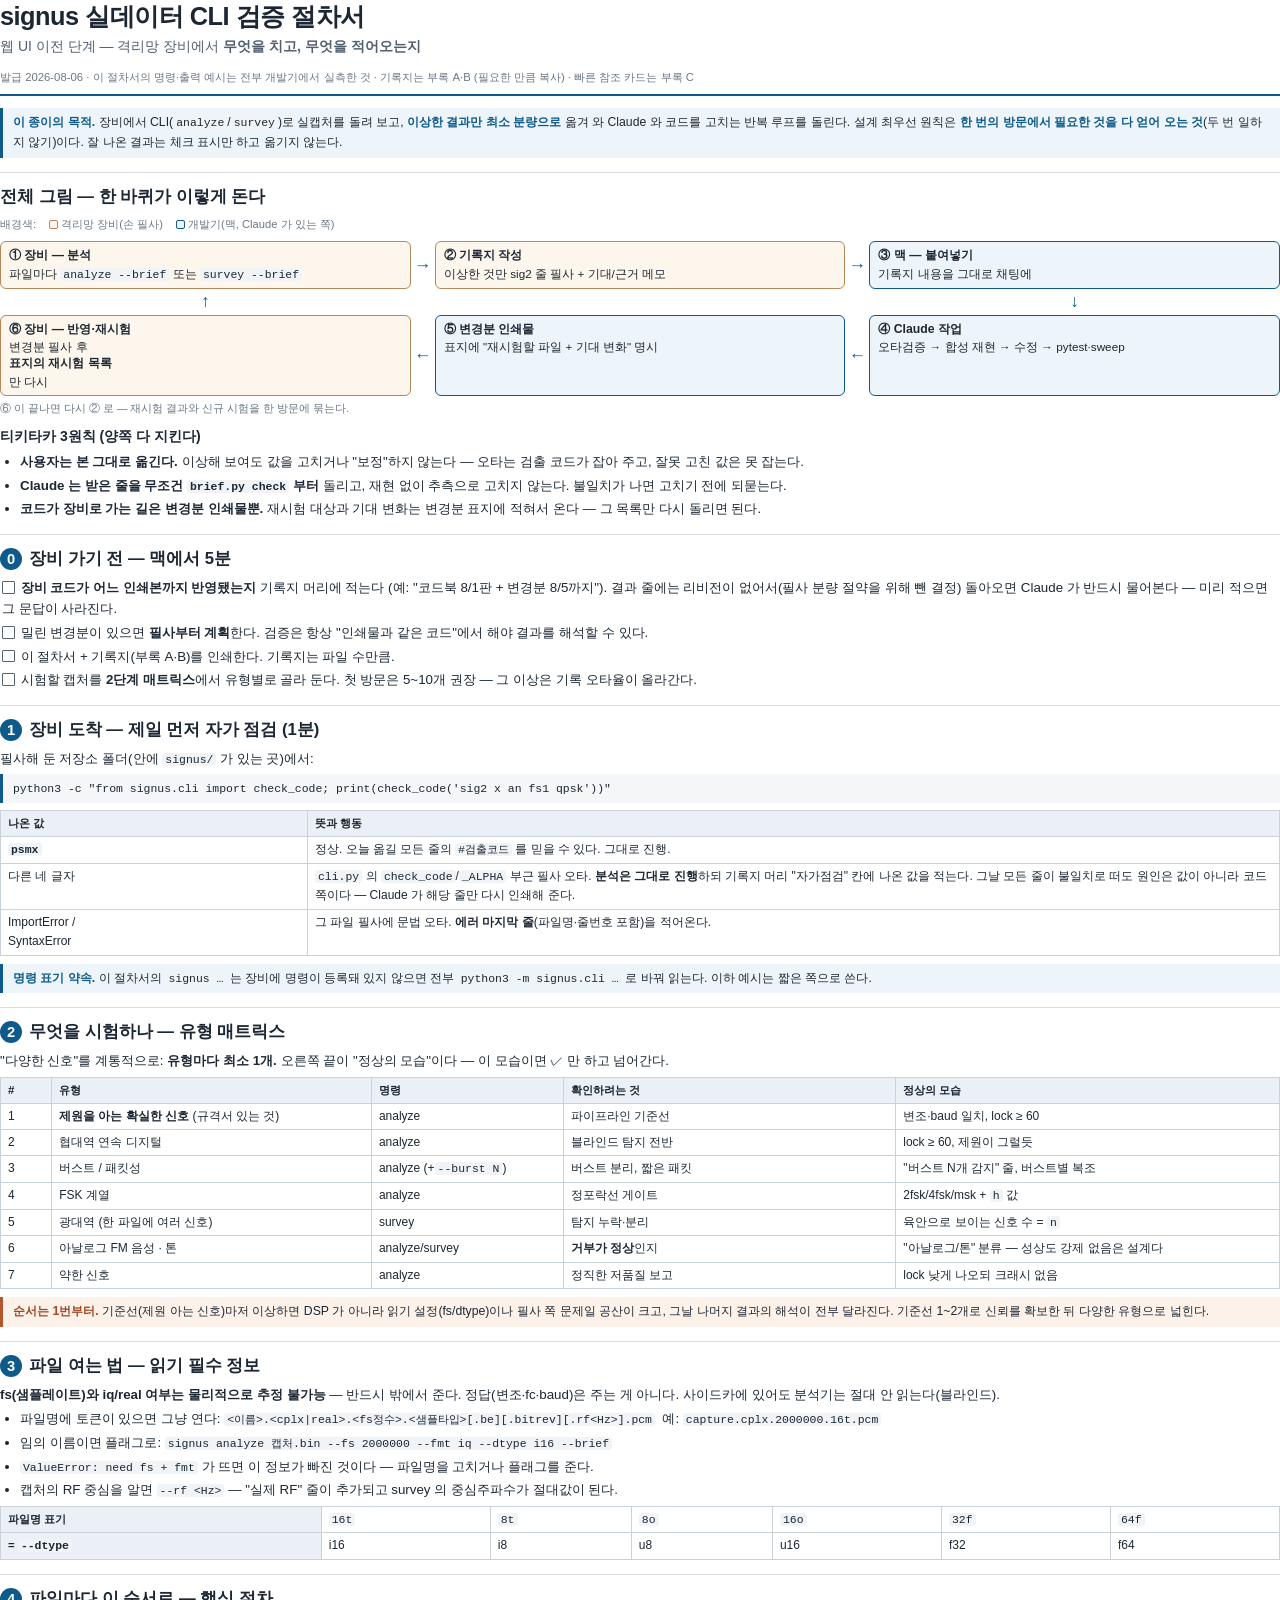
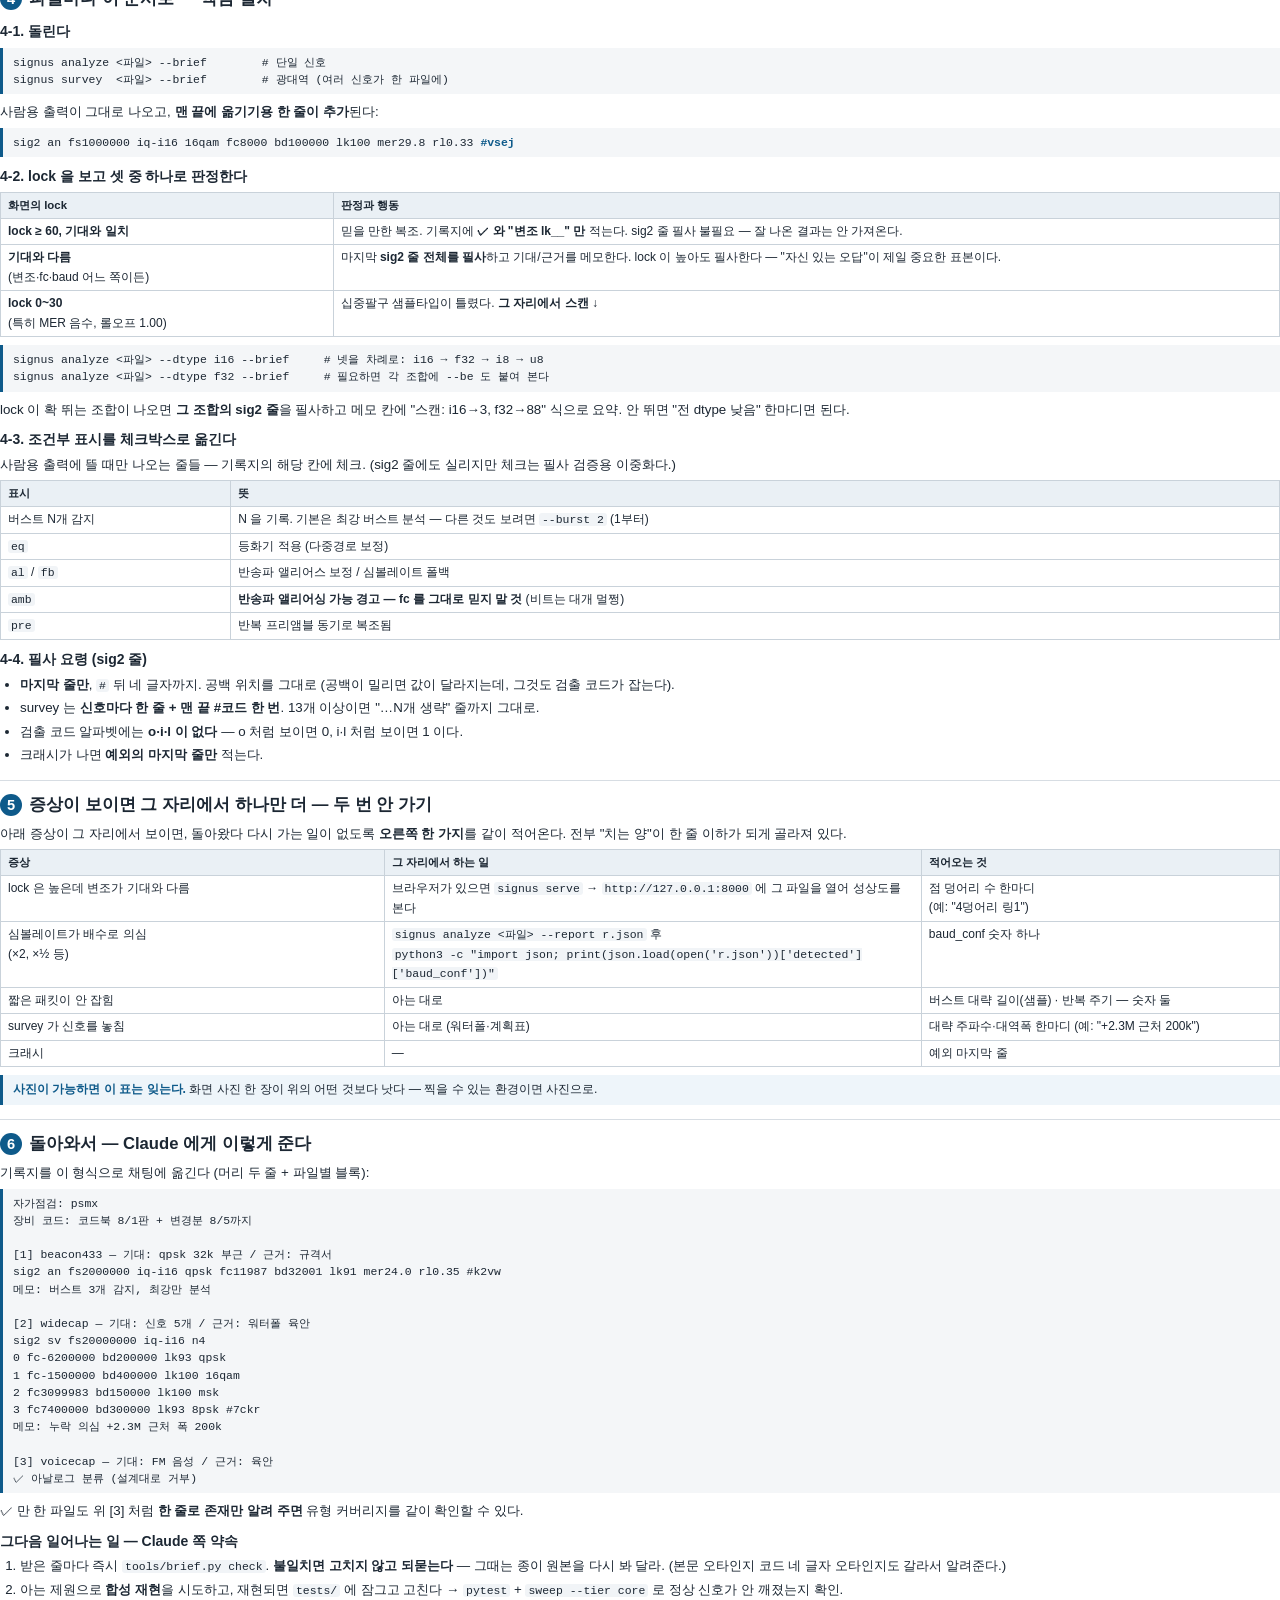
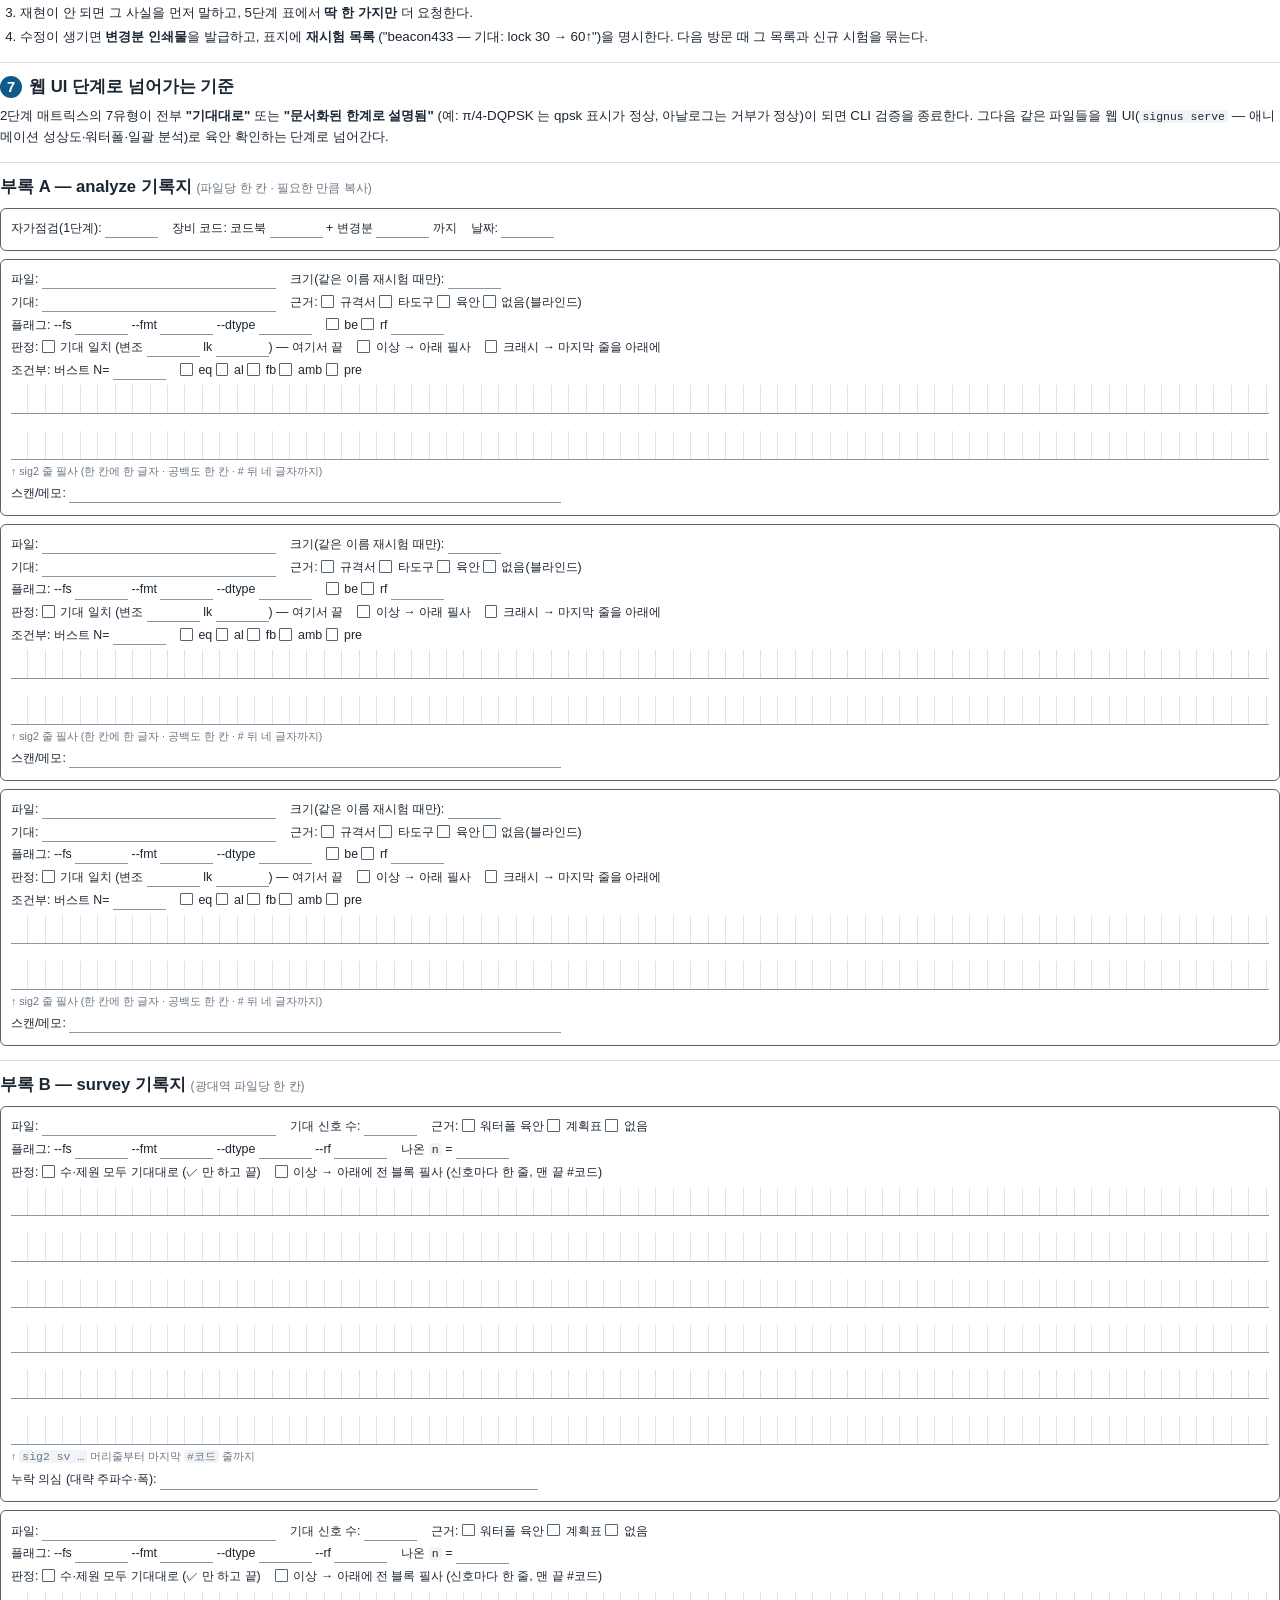
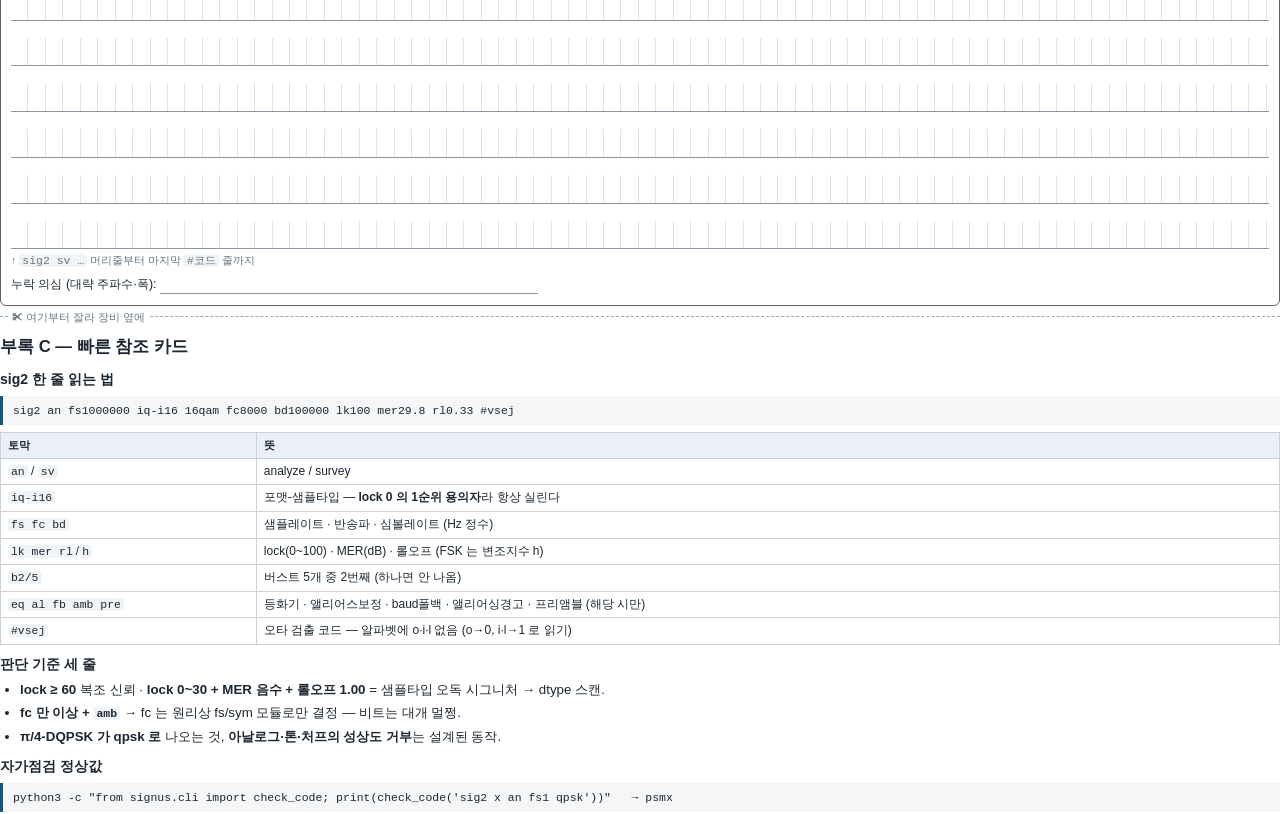
<file: docs/signus-실데이터-검증-절차서.html>
<!DOCTYPE html>
<html lang="ko">
<head>
<meta charset="utf-8">
<title>signus 실데이터 CLI 검증 절차서</title>
<style>
  @page { size: A4 portrait; margin: 12mm 14mm 14mm; }
  * { box-sizing: border-box; margin: 0; padding: 0; }
  body { font-family: "Apple SD Gothic Neo", "Noto Sans KR", -apple-system, sans-serif;
         font-size: 10pt; line-height: 1.62; color: #1c2733; }
  code, pre { font-family: Menlo, "SF Mono", monospace; }
  code { font-size: 8.6pt; background: #f1f4f7; padding: 0 3px; border-radius: 3px; }
  pre { font-size: 8.6pt; line-height: 1.5; background: #f4f6f8; border-left: 3px solid #0e5a8a;
        padding: 6px 10px; margin: 5px 0 7px; white-space: pre-wrap; word-break: break-all;
        break-inside: avoid; }
  pre b { color: #0e5a8a; }
  h1 { font-size: 19pt; line-height: 1.3; letter-spacing: -0.5px; }
  .sub { color: #51606f; margin: 2px 0 10px; font-size: 10.5pt; }
  .meta { font-size: 8.5pt; color: #6b7885; border-bottom: 2px solid #0e5a8a; padding-bottom: 8px;
          margin-bottom: 12px; }
  h2 { font-size: 12.5pt; margin: 14px 0 5px; padding-top: 10px; border-top: 1px solid #d7dde3;
       break-after: avoid; }
  h2 .n { display: inline-block; min-width: 22px; height: 22px; line-height: 22px; text-align: center;
          background: #0e5a8a; color: #fff; border-radius: 50%; font-size: 11pt; margin-right: 7px; }
  h3 { font-size: 10.5pt; margin: 8px 0 3px; break-after: avoid; }
  p { margin: 3px 0; }
  ul, ol { margin: 3px 0 5px 20px; }
  li { margin: 2px 0; }
  table { border-collapse: collapse; width: 100%; margin: 5px 0 8px; break-inside: avoid; }
  th, td { border: 1px solid #c9d2da; padding: 3px 7px; font-size: 9pt; vertical-align: top;
           text-align: left; }
  th { background: #eaf0f5; font-size: 8.6pt; }
  .why { background: #eef5fa; border-left: 3px solid #0e5a8a; padding: 5px 10px; margin: 6px 0;
         font-size: 9.2pt; break-inside: avoid; }
  .warn { background: #fdf2ea; border-left: 3px solid #b4552d; padding: 5px 10px; margin: 6px 0;
          font-size: 9.2pt; break-inside: avoid; }
  .warn b, .why b { color: #0e5a8a; } .warn b { color: #a04a24; }
  .box { display: inline-block; width: 3.4mm; height: 3.4mm; border: 1.3px solid #55636f;
         border-radius: 1px; vertical-align: -0.5mm; margin-right: 1.5mm; }
  .pb { break-before: page; }
  .keep { break-inside: avoid; }
  /* 전체 루프 그림 */
  .loop { display: grid; grid-template-columns: 1fr 24px 1fr 24px 1fr; gap: 4px 0;
          margin: 8px 0 4px; break-inside: avoid; }
  .loop .st { border: 1.4px solid #0e5a8a; border-radius: 6px; padding: 5px 8px; font-size: 8.8pt;
              line-height: 1.45; background: #fff; }
  .loop .st.dev { background: #eef5fa; }
  .loop .st.air { background: #fdf6ec; border-color: #b4885a; }
  .loop .st b { display: block; font-size: 9.2pt; }
  .loop .st code { white-space: nowrap; }
  .loop .ar { align-self: center; text-align: center; color: #0e5a8a; font-size: 13pt; }
  .loop .dn { grid-column: 5; text-align: center; color: #0e5a8a; font-size: 13pt; line-height: 1; }
  .loop .up { grid-column: 1; text-align: center; color: #0e5a8a; font-size: 13pt; line-height: 1; }
  .legend { font-size: 8.4pt; color: #6b7885; margin-bottom: 6px; }
  .legend .sw { display: inline-block; width: 9px; height: 9px; border-radius: 2px;
                vertical-align: -1px; margin: 0 3px 0 10px; }
  /* 기록지 */
  .sheet { border: 1.5px solid #55636f; border-radius: 6px; padding: 7px 10px 9px; margin: 8px 0;
           break-inside: avoid; }
  .sheet .row { display: flex; gap: 14px; margin: 2.5px 0; font-size: 9.3pt; flex-wrap: wrap; }
  .fill { display: inline-block; border-bottom: 1px solid #8a97a3; min-width: 30mm; height: 5mm;
          vertical-align: bottom; }
  .fill.s { min-width: 14mm; } .fill.l { min-width: 62mm; }
  .trans { height: 7.6mm; margin-top: 4.5mm; border-bottom: 1.1px solid #8a97a3;
           background: repeating-linear-gradient(90deg, transparent 0, transparent 4.35mm,
                       #dde3e8 4.35mm, #dde3e8 calc(4.35mm + 1px)); }
  .trans.first { margin-top: 1.5mm; }
  .cap { font-size: 8pt; color: #6b7885; }
  .cut { border-top: 1.5px dashed #9aa6b1; margin: 10px 0 6px; position: relative; }
  .cut::after { content: "✂ 여기부터 잘라 장비 옆에"; position: absolute; top: -8px; left: 8px;
                background: #fff; font-size: 8pt; color: #6b7885; padding: 0 4px; }
</style>
</head>
<body>

<h1>signus 실데이터 CLI 검증 절차서</h1>
<p class="sub">웹 UI 이전 단계 — 격리망 장비에서 <b>무엇을 치고, 무엇을 적어오는지</b></p>
<p class="meta">발급 2026-08-06 · 이 절차서의 명령·출력 예시는 전부 개발기에서 실측한 것 ·
기록지는 부록 A·B (필요한 만큼 복사) · 빠른 참조 카드는 부록 C</p>

<div class="why"><b>이 종이의 목적.</b> 장비에서 CLI(<code>analyze</code>/<code>survey</code>)로
실캡처를 돌려 보고, <b>이상한 결과만 최소 분량으로</b> 옮겨 와 Claude 와 코드를 고치는 반복
루프를 돌린다. 설계 최우선 원칙은 <b>한 번의 방문에서 필요한 것을 다 얻어 오는 것</b>(두 번
일하지 않기)이다. 잘 나온 결과는 체크 표시만 하고 옮기지 않는다.</div>

<h2>전체 그림 — 한 바퀴가 이렇게 돈다</h2>
<div class="legend">배경색: <span class="sw" style="background:#fdf6ec;border:1px solid #b4885a"></span>격리망 장비(손 필사)
<span class="sw" style="background:#eef5fa;border:1px solid #0e5a8a"></span>개발기(맥, Claude 가 있는 쪽)</div>
<div class="loop">
  <div class="st air"><b>① 장비 — 분석</b>파일마다 <code>analyze --brief</code> 또는 <code>survey --brief</code></div>
  <div class="ar">→</div>
  <div class="st air"><b>② 기록지 작성</b>이상한 것만 sig2 줄 필사 + 기대/근거 메모</div>
  <div class="ar">→</div>
  <div class="st dev"><b>③ 맥 — 붙여넣기</b>기록지 내용을 그대로 채팅에</div>
  <div class="up">↑</div><div></div><div></div><div></div><div class="dn">↓</div>
  <div class="st air"><b>⑥ 장비 — 반영·재시험</b>변경분 필사 후 <b>표지의 재시험 목록</b>만 다시</div>
  <div class="ar">←</div>
  <div class="st dev"><b>⑤ 변경분 인쇄물</b>표지에 "재시험할 파일 + 기대 변화" 명시</div>
  <div class="ar">←</div>
  <div class="st dev"><b>④ Claude 작업</b>오타검증 → 합성 재현 → 수정 → pytest·sweep</div>
</div>
<p class="cap">⑥ 이 끝나면 다시 ② 로 — 재시험 결과와 신규 시험을 한 방문에 묶는다.</p>

<h3>티키타카 3원칙 (양쪽 다 지킨다)</h3>
<ul>
<li><b>사용자는 본 그대로 옮긴다.</b> 이상해 보여도 값을 고치거나 "보정"하지 않는다 — 오타는
검출 코드가 잡아 주고, 잘못 고친 값은 못 잡는다.</li>
<li><b>Claude 는 받은 줄을 무조건 <code>brief.py check</code> 부터</b> 돌리고, 재현 없이 추측으로
고치지 않는다. 불일치가 나면 고치기 전에 되묻는다.</li>
<li><b>코드가 장비로 가는 길은 변경분 인쇄물뿐.</b> 재시험 대상과 기대 변화는 변경분 표지에
적혀서 온다 — 그 목록만 다시 돌리면 된다.</li>
</ul>

<h2><span class="n">0</span>장비 가기 전 — 맥에서 5분</h2>
<ul style="list-style:none; margin-left:2px">
<li><span class="box"></span><b>장비 코드가 어느 인쇄본까지 반영됐는지</b> 기록지 머리에 적는다
(예: "코드북 8/1판 + 변경분 8/5까지"). 결과 줄에는 리비전이 없어서(필사 분량 절약을 위해 뺀
결정) 돌아오면 Claude 가 반드시 물어본다 — 미리 적으면 그 문답이 사라진다.</li>
<li><span class="box"></span>밀린 변경분이 있으면 <b>필사부터 계획</b>한다. 검증은 항상 "인쇄물과
같은 코드"에서 해야 결과를 해석할 수 있다.</li>
<li><span class="box"></span>이 절차서 + 기록지(부록 A·B)를 인쇄한다. 기록지는 파일 수만큼.</li>
<li><span class="box"></span>시험할 캡처를 <b>2단계 매트릭스</b>에서 유형별로 골라 둔다.
첫 방문은 5~10개 권장 — 그 이상은 기록 오타율이 올라간다.</li>
</ul>

<h2><span class="n">1</span>장비 도착 — 제일 먼저 자가 점검 (1분)</h2>
<p>필사해 둔 저장소 폴더(안에 <code>signus/</code> 가 있는 곳)에서:</p>
<pre>python3 -c "from signus.cli import check_code; print(check_code('sig2 x an fs1 qpsk'))"</pre>
<table>
<tr><th style="width:24%">나온 값</th><th>뜻과 행동</th></tr>
<tr><td><b><code>psmx</code></b></td><td>정상. 오늘 옮길 모든 줄의 <code>#검출코드</code> 를 믿을 수 있다. 그대로 진행.</td></tr>
<tr><td>다른 네 글자</td><td><code>cli.py</code> 의 <code>check_code</code>/<code>_ALPHA</code> 부근 필사 오타.
<b>분석은 그대로 진행</b>하되 기록지 머리 "자가점검" 칸에 나온 값을 적는다. 그날 모든 줄이
불일치로 떠도 원인은 값이 아니라 코드 쪽이다 — Claude 가 해당 줄만 다시 인쇄해 준다.</td></tr>
<tr><td>ImportError /<br>SyntaxError</td><td>그 파일 필사에 문법 오타. <b>에러 마지막 줄</b>(파일명·줄번호 포함)을 적어온다.</td></tr>
</table>
<div class="why"><b>명령 표기 약속.</b> 이 절차서의 <code>signus …</code> 는 장비에 명령이 등록돼
있지 않으면 전부 <code>python3 -m signus.cli …</code> 로 바꿔 읽는다. 이하 예시는 짧은 쪽으로 쓴다.</div>

<h2><span class="n">2</span>무엇을 시험하나 — 유형 매트릭스</h2>
<p>"다양한 신호"를 계통적으로: <b>유형마다 최소 1개.</b> 오른쪽 끝이 "정상의 모습"이다 —
이 모습이면 ✓ 만 하고 넘어간다.</p>
<table>
<tr><th style="width:4%">#</th><th style="width:25%">유형</th><th style="width:15%">명령</th>
<th style="width:26%">확인하려는 것</th><th>정상의 모습</th></tr>
<tr><td>1</td><td><b>제원을 아는 확실한 신호</b> (규격서 있는 것)</td><td>analyze</td>
<td>파이프라인 기준선</td><td>변조·baud 일치, lock ≥ 60</td></tr>
<tr><td>2</td><td>협대역 연속 디지털</td><td>analyze</td>
<td>블라인드 탐지 전반</td><td>lock ≥ 60, 제원이 그럴듯</td></tr>
<tr><td>3</td><td>버스트 / 패킷성</td><td>analyze (+<code>--burst N</code>)</td>
<td>버스트 분리, 짧은 패킷</td><td>"버스트 N개 감지" 줄, 버스트별 복조</td></tr>
<tr><td>4</td><td>FSK 계열</td><td>analyze</td>
<td>정포락선 게이트</td><td>2fsk/4fsk/msk + <code>h</code> 값</td></tr>
<tr><td>5</td><td>광대역 (한 파일에 여러 신호)</td><td>survey</td>
<td>탐지 누락·분리</td><td>육안으로 보이는 신호 수 = <code>n</code></td></tr>
<tr><td>6</td><td>아날로그 FM 음성 · 톤</td><td>analyze/survey</td>
<td><b>거부가 정상</b>인지</td><td>"아날로그/톤" 분류 — 성상도 강제 없음은 설계다</td></tr>
<tr><td>7</td><td>약한 신호</td><td>analyze</td>
<td>정직한 저품질 보고</td><td>lock 낮게 나오되 크래시 없음</td></tr>
</table>
<div class="warn"><b>순서는 1번부터.</b> 기준선(제원 아는 신호)마저 이상하면 DSP 가 아니라
읽기 설정(fs/dtype)이나 필사 쪽 문제일 공산이 크고, 그날 나머지 결과의 해석이 전부 달라진다.
기준선 1~2개로 신뢰를 확보한 뒤 다양한 유형으로 넓힌다.</div>

<h2><span class="n">3</span>파일 여는 법 — 읽기 필수 정보</h2>
<p><b>fs(샘플레이트)와 iq/real 여부는 물리적으로 추정 불가능</b> — 반드시 밖에서 준다.
정답(변조·fc·baud)은 주는 게 아니다. 사이드카에 있어도 분석기는 절대 안 읽는다(블라인드).</p>
<ul>
<li>파일명에 토큰이 있으면 그냥 연다:
<code>&lt;이름&gt;.&lt;cplx|real&gt;.&lt;fs정수&gt;.&lt;샘플타입&gt;[.be][.bitrev][.rf&lt;Hz&gt;].pcm</code>
&nbsp;예: <code>capture.cplx.2000000.16t.pcm</code></li>
<li>임의 이름이면 플래그로: <code>signus analyze 캡처.bin --fs 2000000 --fmt iq --dtype i16 --brief</code></li>
<li><code>ValueError: need fs + fmt</code> 가 뜨면 이 정보가 빠진 것이다 — 파일명을 고치거나 플래그를 준다.</li>
<li>캡처의 RF 중심을 알면 <code>--rf &lt;Hz&gt;</code> — "실제 RF" 줄이 추가되고 survey 의 중심주파수가 절대값이 된다.</li>
</ul>
<table>
<tr><th>파일명 표기</th><td><code>16t</code></td><td><code>8t</code></td><td><code>8o</code></td>
<td><code>16o</code></td><td><code>32f</code></td><td><code>64f</code></td></tr>
<tr><th>= <code>--dtype</code></th><td>i16</td><td>i8</td><td>u8</td><td>u16</td><td>f32</td><td>f64</td></tr>
</table>

<h2 class="pb"><span class="n">4</span>파일마다 이 순서로 — 핵심 절차</h2>
<h3>4-1. 돌린다</h3>
<pre>signus analyze &lt;파일&gt; --brief        # 단일 신호
signus survey  &lt;파일&gt; --brief        # 광대역 (여러 신호가 한 파일에)</pre>
<p>사람용 출력이 그대로 나오고, <b>맨 끝에 옮기기용 한 줄이 추가</b>된다:</p>
<pre>sig2 an fs1000000 iq-i16 16qam fc8000 bd100000 lk100 mer29.8 rl0.33 <b>#vsej</b></pre>

<h3>4-2. lock 을 보고 셋 중 하나로 판정한다</h3>
<table>
<tr><th style="width:26%">화면의 lock</th><th>판정과 행동</th></tr>
<tr><td><b>lock ≥ 60, 기대와 일치</b></td><td>믿을 만한 복조. 기록지에 <b>✓ 와 "변조 lk__" 만</b> 적는다.
sig2 줄 필사 불필요 — 잘 나온 결과는 안 가져온다.</td></tr>
<tr><td><b>기대와 다름</b><br>(변조·fc·baud 어느 쪽이든)</td><td>마지막 <b>sig2 줄 전체를 필사</b>하고
기대/근거를 메모한다. lock 이 높아도 필사한다 — "자신 있는 오답"이 제일 중요한 표본이다.</td></tr>
<tr><td><b>lock 0~30</b><br>(특히 MER 음수, 롤오프 1.00)</td><td>십중팔구 샘플타입이 틀렸다.
<b>그 자리에서 스캔</b> ↓</td></tr>
</table>
<pre>signus analyze &lt;파일&gt; --dtype i16 --brief     # 넷을 차례로: i16 → f32 → i8 → u8
signus analyze &lt;파일&gt; --dtype f32 --brief     # 필요하면 각 조합에 --be 도 붙여 본다</pre>
<p>lock 이 확 뛰는 조합이 나오면 <b>그 조합의 sig2 줄</b>을 필사하고 메모 칸에
"스캔: i16→3, f32→88" 식으로 요약. 안 뛰면 "전 dtype 낮음" 한마디면 된다.</p>

<h3>4-3. 조건부 표시를 체크박스로 옮긴다</h3>
<p>사람용 출력에 뜰 때만 나오는 줄들 — 기록지의 해당 칸에 체크. (sig2 줄에도 실리지만
체크는 필사 검증용 이중화다.)</p>
<table>
<tr><th style="width:18%">표시</th><th>뜻</th></tr>
<tr><td>버스트 N개 감지</td><td>N 을 기록. 기본은 최강 버스트 분석 — 다른 것도 보려면 <code>--burst 2</code> (1부터)</td></tr>
<tr><td><code>eq</code></td><td>등화기 적용 (다중경로 보정)</td></tr>
<tr><td><code>al</code> / <code>fb</code></td><td>반송파 앨리어스 보정 / 심볼레이트 폴백</td></tr>
<tr><td><code>amb</code></td><td><b>반송파 앨리어싱 가능 경고 — fc 를 그대로 믿지 말 것</b> (비트는 대개 멀쩡)</td></tr>
<tr><td><code>pre</code></td><td>반복 프리앰블 동기로 복조됨</td></tr>
</table>

<h3>4-4. 필사 요령 (sig2 줄)</h3>
<ul>
<li><b>마지막 줄만</b>, <code>#</code> 뒤 네 글자까지. 공백 위치를 그대로 (공백이 밀리면 값이
달라지는데, 그것도 검출 코드가 잡는다).</li>
<li>survey 는 <b>신호마다 한 줄 + 맨 끝 #코드 한 번</b>. 13개 이상이면 "…N개 생략" 줄까지 그대로.</li>
<li>검출 코드 알파벳에는 <b>o·i·l 이 없다</b> — o 처럼 보이면 0, i·l 처럼 보이면 1 이다.</li>
<li>크래시가 나면 <b>예외의 마지막 줄만</b> 적는다.</li>
</ul>

<h2><span class="n">5</span>증상이 보이면 그 자리에서 하나만 더 — 두 번 안 가기</h2>
<p>아래 증상이 그 자리에서 보이면, 돌아왔다 다시 가는 일이 없도록 <b>오른쪽 한 가지</b>를
같이 적어온다. 전부 "치는 양"이 한 줄 이하가 되게 골라져 있다.</p>
<table>
<tr><th style="width:30%">증상</th><th style="width:42%">그 자리에서 하는 일</th><th>적어오는 것</th></tr>
<tr><td>lock 은 높은데 변조가 기대와 다름</td><td>브라우저가 있으면 <code>signus serve</code> →
<code>http://127.0.0.1:8000</code> 에 그 파일을 열어 성상도를 본다</td><td>점 덩어리 수 한마디<br>(예: "4덩어리 링1")</td></tr>
<tr><td>심볼레이트가 배수로 의심<br>(×2, ×½ 등)</td><td><code>signus analyze &lt;파일&gt; --report r.json</code> 후<br>
<code>python3 -c "import json; print(json.load(open('r.json'))['detected']['baud_conf'])"</code></td>
<td>baud_conf 숫자 하나</td></tr>
<tr><td>짧은 패킷이 안 잡힘</td><td>아는 대로</td><td>버스트 대략 길이(샘플) · 반복 주기 — 숫자 둘</td></tr>
<tr><td>survey 가 신호를 놓침</td><td>아는 대로 (워터폴·계획표)</td><td>대략 주파수·대역폭 한마디 (예: "+2.3M 근처 200k")</td></tr>
<tr><td>크래시</td><td>—</td><td>예외 마지막 줄</td></tr>
</table>
<div class="why"><b>사진이 가능하면 이 표는 잊는다.</b> 화면 사진 한 장이 위의 어떤 것보다 낫다 —
찍을 수 있는 환경이면 사진으로.</div>

<h2><span class="n">6</span>돌아와서 — Claude 에게 이렇게 준다</h2>
<p>기록지를 이 형식으로 채팅에 옮긴다 (머리 두 줄 + 파일별 블록):</p>
<pre>자가점검: psmx
장비 코드: 코드북 8/1판 + 변경분 8/5까지

[1] beacon433 — 기대: qpsk 32k 부근 / 근거: 규격서
sig2 an fs2000000 iq-i16 qpsk fc11987 bd32001 lk91 mer24.0 rl0.35 #k2vw
메모: 버스트 3개 감지, 최강만 분석

[2] widecap — 기대: 신호 5개 / 근거: 워터폴 육안
sig2 sv fs20000000 iq-i16 n4
0 fc-6200000 bd200000 lk93 qpsk
1 fc-1500000 bd400000 lk100 16qam
2 fc3099983 bd150000 lk100 msk
3 fc7400000 bd300000 lk93 8psk #7ckr
메모: 누락 의심 +2.3M 근처 폭 200k

[3] voicecap — 기대: FM 음성 / 근거: 육안
✓ 아날로그 분류 (설계대로 거부)</pre>
<p>✓ 만 한 파일도 위 [3] 처럼 <b>한 줄로 존재만 알려 주면</b> 유형 커버리지를 같이 확인할 수 있다.</p>
<h3>그다음 일어나는 일 — Claude 쪽 약속</h3>
<ol>
<li>받은 줄마다 즉시 <code>tools/brief.py check</code>. <b>불일치면 고치지 않고 되묻는다</b> —
그때는 종이 원본을 다시 봐 달라. (본문 오타인지 코드 네 글자 오타인지도 갈라서 알려준다.)</li>
<li>아는 제원으로 <b>합성 재현</b>을 시도하고, 재현되면 <code>tests/</code> 에 잠그고 고친다 →
<code>pytest</code> + <code>sweep --tier core</code> 로 정상 신호가 안 깨졌는지 확인.</li>
<li>재현이 안 되면 그 사실을 먼저 말하고, 5단계 표에서 <b>딱 한 가지만</b> 더 요청한다.</li>
<li>수정이 생기면 <b>변경분 인쇄물</b>을 발급하고, 표지에 <b>재시험 목록</b>
("beacon433 — 기대: lock 30 → 60↑")을 명시한다. 다음 방문 때 그 목록과 신규 시험을 묶는다.</li>
</ol>

<h2><span class="n">7</span>웹 UI 단계로 넘어가는 기준</h2>
<p>2단계 매트릭스의 7유형이 전부 <b>"기대대로"</b> 또는 <b>"문서화된 한계로 설명됨"</b>
(예: π/4-DQPSK 는 qpsk 표시가 정상, 아날로그는 거부가 정상)이 되면 CLI 검증을 종료한다.
그다음 같은 파일들을 웹 UI(<code>signus serve</code> — 애니메이션 성상도·워터폴·일괄 분석)로
육안 확인하는 단계로 넘어간다.</p>

<h2 class="pb">부록 A — analyze 기록지 <span style="font-weight:normal;font-size:9pt;color:#6b7885">(파일당 한 칸 · 필요한 만큼 복사)</span></h2>
<div class="sheet">
<div class="row"><span>자가점검(1단계): <span class="fill s"></span></span>
<span>장비 코드: 코드북 <span class="fill s"></span> + 변경분 <span class="fill s"></span> 까지</span>
<span>날짜: <span class="fill s"></span></span></div>
</div>

<div class="sheet">
<div class="row"><span>파일: <span class="fill l"></span></span>
<span>크기(같은 이름 재시험 때만): <span class="fill s"></span></span></div>
<div class="row"><span>기대: <span class="fill l"></span></span>
<span>근거: <span class="box"></span>규격서 <span class="box"></span>타도구 <span class="box"></span>육안 <span class="box"></span>없음(블라인드)</span></div>
<div class="row"><span>플래그: --fs <span class="fill s"></span> --fmt <span class="fill s"></span> --dtype <span class="fill s"></span></span>
<span><span class="box"></span>be <span class="box"></span>rf <span class="fill s"></span></span></div>
<div class="row"><span>판정: <span class="box"></span>기대 일치 (변조 <span class="fill s"></span> lk <span class="fill s"></span>) — 여기서 끝</span>
<span><span class="box"></span>이상 → 아래 필사</span> <span><span class="box"></span>크래시 → 마지막 줄을 아래에</span></div>
<div class="row"><span>조건부: 버스트 N= <span class="fill s"></span></span>
<span><span class="box"></span>eq <span class="box"></span>al <span class="box"></span>fb <span class="box"></span>amb <span class="box"></span>pre</span></div>
<div class="trans first"></div><div class="trans"></div>
<p class="cap">↑ sig2 줄 필사 (한 칸에 한 글자 · 공백도 한 칸 · # 뒤 네 글자까지)</p>
<div class="row"><span>스캔/메모: <span class="fill" style="min-width:130mm"></span></span></div>
</div>

<div class="sheet">
<div class="row"><span>파일: <span class="fill l"></span></span>
<span>크기(같은 이름 재시험 때만): <span class="fill s"></span></span></div>
<div class="row"><span>기대: <span class="fill l"></span></span>
<span>근거: <span class="box"></span>규격서 <span class="box"></span>타도구 <span class="box"></span>육안 <span class="box"></span>없음(블라인드)</span></div>
<div class="row"><span>플래그: --fs <span class="fill s"></span> --fmt <span class="fill s"></span> --dtype <span class="fill s"></span></span>
<span><span class="box"></span>be <span class="box"></span>rf <span class="fill s"></span></span></div>
<div class="row"><span>판정: <span class="box"></span>기대 일치 (변조 <span class="fill s"></span> lk <span class="fill s"></span>) — 여기서 끝</span>
<span><span class="box"></span>이상 → 아래 필사</span> <span><span class="box"></span>크래시 → 마지막 줄을 아래에</span></div>
<div class="row"><span>조건부: 버스트 N= <span class="fill s"></span></span>
<span><span class="box"></span>eq <span class="box"></span>al <span class="box"></span>fb <span class="box"></span>amb <span class="box"></span>pre</span></div>
<div class="trans first"></div><div class="trans"></div>
<p class="cap">↑ sig2 줄 필사 (한 칸에 한 글자 · 공백도 한 칸 · # 뒤 네 글자까지)</p>
<div class="row"><span>스캔/메모: <span class="fill" style="min-width:130mm"></span></span></div>
</div>

<div class="sheet">
<div class="row"><span>파일: <span class="fill l"></span></span>
<span>크기(같은 이름 재시험 때만): <span class="fill s"></span></span></div>
<div class="row"><span>기대: <span class="fill l"></span></span>
<span>근거: <span class="box"></span>규격서 <span class="box"></span>타도구 <span class="box"></span>육안 <span class="box"></span>없음(블라인드)</span></div>
<div class="row"><span>플래그: --fs <span class="fill s"></span> --fmt <span class="fill s"></span> --dtype <span class="fill s"></span></span>
<span><span class="box"></span>be <span class="box"></span>rf <span class="fill s"></span></span></div>
<div class="row"><span>판정: <span class="box"></span>기대 일치 (변조 <span class="fill s"></span> lk <span class="fill s"></span>) — 여기서 끝</span>
<span><span class="box"></span>이상 → 아래 필사</span> <span><span class="box"></span>크래시 → 마지막 줄을 아래에</span></div>
<div class="row"><span>조건부: 버스트 N= <span class="fill s"></span></span>
<span><span class="box"></span>eq <span class="box"></span>al <span class="box"></span>fb <span class="box"></span>amb <span class="box"></span>pre</span></div>
<div class="trans first"></div><div class="trans"></div>
<p class="cap">↑ sig2 줄 필사 (한 칸에 한 글자 · 공백도 한 칸 · # 뒤 네 글자까지)</p>
<div class="row"><span>스캔/메모: <span class="fill" style="min-width:130mm"></span></span></div>
</div>

<h2 class="pb">부록 B — survey 기록지 <span style="font-weight:normal;font-size:9pt;color:#6b7885">(광대역 파일당 한 칸)</span></h2>
<div class="sheet">
<div class="row"><span>파일: <span class="fill l"></span></span>
<span>기대 신호 수: <span class="fill s"></span></span>
<span>근거: <span class="box"></span>워터폴 육안 <span class="box"></span>계획표 <span class="box"></span>없음</span></div>
<div class="row"><span>플래그: --fs <span class="fill s"></span> --fmt <span class="fill s"></span> --dtype <span class="fill s"></span> --rf <span class="fill s"></span></span>
<span>나온 <code>n</code> = <span class="fill s"></span></span></div>
<div class="row"><span>판정: <span class="box"></span>수·제원 모두 기대대로 (✓ 만 하고 끝)</span>
<span><span class="box"></span>이상 → 아래에 전 블록 필사 (신호마다 한 줄, 맨 끝 #코드)</span></div>
<div class="trans first"></div><div class="trans"></div><div class="trans"></div>
<div class="trans"></div><div class="trans"></div><div class="trans"></div>
<p class="cap">↑ <code>sig2 sv …</code> 머리줄부터 마지막 <code>#코드</code> 줄까지</p>
<div class="row"><span>누락 의심 (대략 주파수·폭): <span class="fill" style="min-width:100mm"></span></span></div>
</div>

<div class="sheet">
<div class="row"><span>파일: <span class="fill l"></span></span>
<span>기대 신호 수: <span class="fill s"></span></span>
<span>근거: <span class="box"></span>워터폴 육안 <span class="box"></span>계획표 <span class="box"></span>없음</span></div>
<div class="row"><span>플래그: --fs <span class="fill s"></span> --fmt <span class="fill s"></span> --dtype <span class="fill s"></span> --rf <span class="fill s"></span></span>
<span>나온 <code>n</code> = <span class="fill s"></span></span></div>
<div class="row"><span>판정: <span class="box"></span>수·제원 모두 기대대로 (✓ 만 하고 끝)</span>
<span><span class="box"></span>이상 → 아래에 전 블록 필사 (신호마다 한 줄, 맨 끝 #코드)</span></div>
<div class="trans first"></div><div class="trans"></div><div class="trans"></div>
<div class="trans"></div><div class="trans"></div><div class="trans"></div>
<p class="cap">↑ <code>sig2 sv …</code> 머리줄부터 마지막 <code>#코드</code> 줄까지</p>
<div class="row"><span>누락 의심 (대략 주파수·폭): <span class="fill" style="min-width:100mm"></span></span></div>
</div>

<div class="cut"></div>

<h2 style="border-top:none;padding-top:2px">부록 C — 빠른 참조 카드</h2>
<h3>sig2 한 줄 읽는 법</h3>
<pre>sig2 an fs1000000 iq-i16 16qam fc8000 bd100000 lk100 mer29.8 rl0.33 #vsej</pre>
<table>
<tr><th style="width:20%">토막</th><th>뜻</th></tr>
<tr><td><code>an</code> / <code>sv</code></td><td>analyze / survey</td></tr>
<tr><td><code>iq-i16</code></td><td>포맷-샘플타입 — <b>lock 0 의 1순위 용의자</b>라 항상 실린다</td></tr>
<tr><td><code>fs fc bd</code></td><td>샘플레이트 · 반송파 · 심볼레이트 (Hz 정수)</td></tr>
<tr><td><code>lk mer rl</code>/<code>h</code></td><td>lock(0~100) · MER(dB) · 롤오프 (FSK 는 변조지수 h)</td></tr>
<tr><td><code>b2/5</code></td><td>버스트 5개 중 2번째 (하나면 안 나옴)</td></tr>
<tr><td><code>eq al fb amb pre</code></td><td>등화기 · 앨리어스보정 · baud폴백 · 앨리어싱경고 · 프리앰블 (해당 시만)</td></tr>
<tr><td><code>#vsej</code></td><td>오타 검출 코드 — 알파벳에 o·i·l 없음 (o→0, i·l→1 로 읽기)</td></tr>
</table>
<h3>판단 기준 세 줄</h3>
<ul>
<li><b>lock ≥ 60</b> 복조 신뢰 · <b>lock 0~30 + MER 음수 + 롤오프 1.00</b> = 샘플타입 오독 시그니처 → dtype 스캔.</li>
<li><b>fc 만 이상 + <code>amb</code></b> → fc 는 원리상 fs/sym 모듈로만 결정 — 비트는 대개 멀쩡.</li>
<li><b>π/4-DQPSK 가 qpsk 로</b> 나오는 것, <b>아날로그·톤·처프의 성상도 거부</b>는 설계된 동작.</li>
</ul>
<h3>자가점검 정상값</h3>
<pre>python3 -c "from signus.cli import check_code; print(check_code('sig2 x an fs1 qpsk'))"   → psmx</pre>
</body>
</html>
</file>
